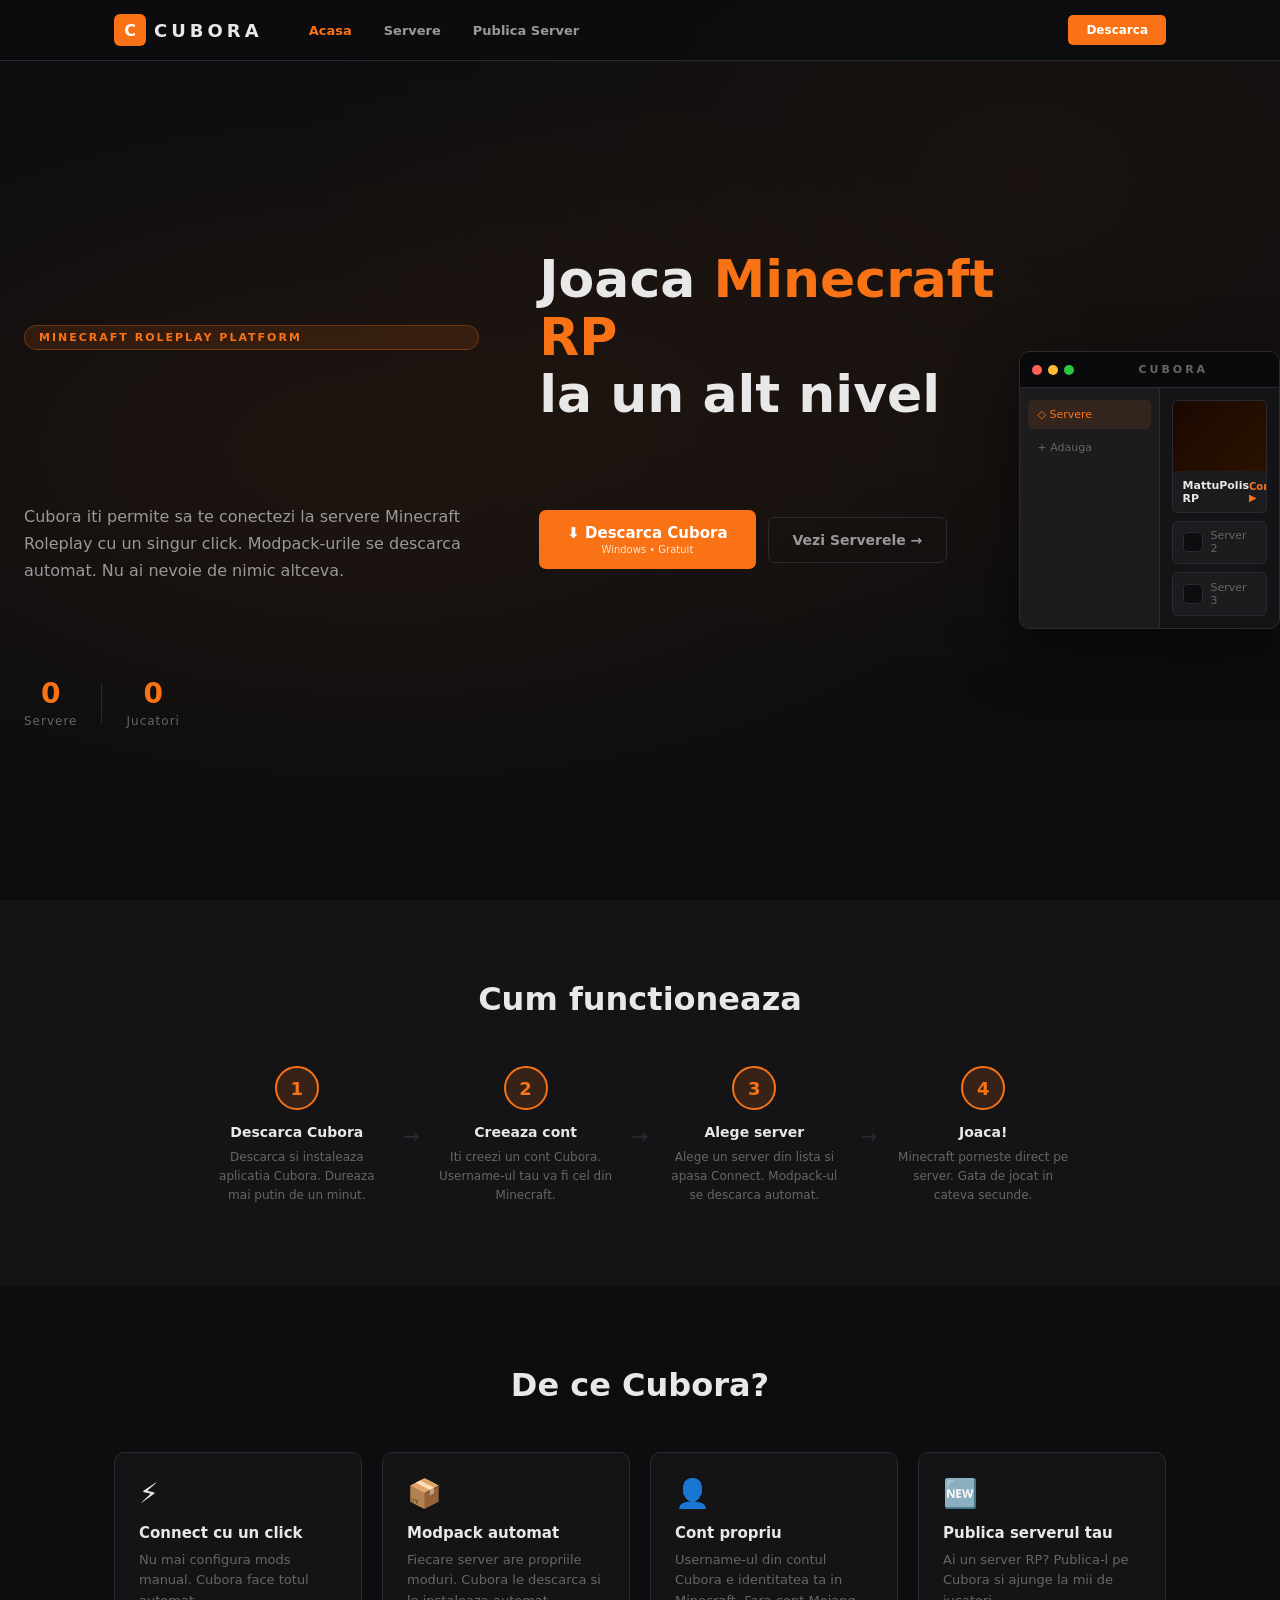
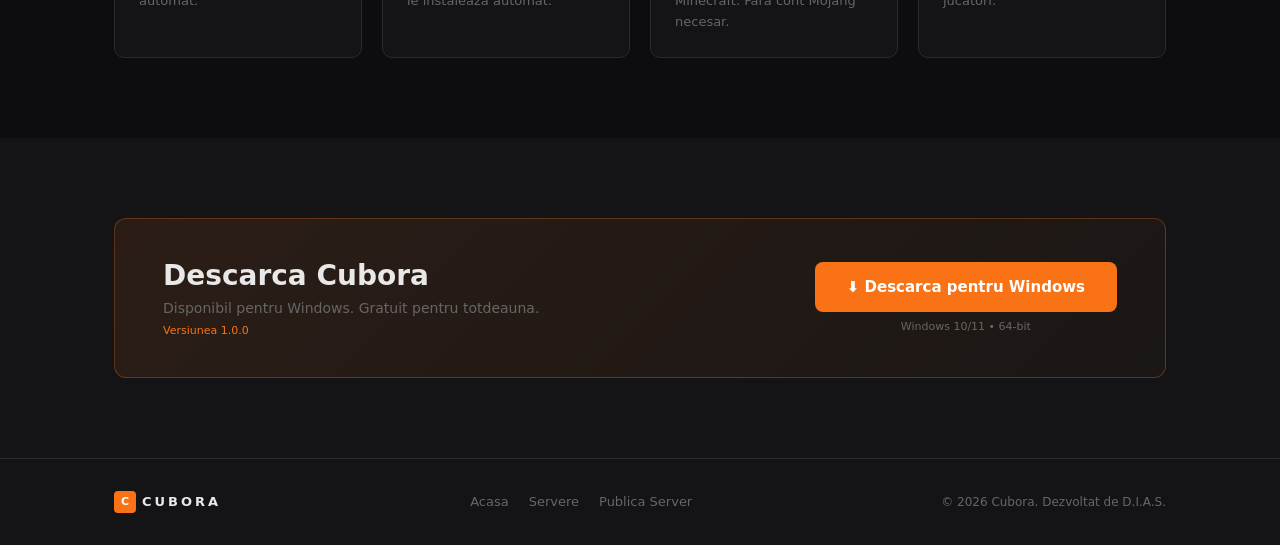
<file: index.html>
<!DOCTYPE html>
<html lang="ro">
<head>
    <meta charset="UTF-8">
    <meta name="viewport" content="width=device-width, initial-scale=1.0">
    <title>Cubora - Minecraft Roleplay Platform</title>
    <link rel="stylesheet" href="styles.css">
</head>
<body>

<!-- NAV -->
<nav class="nav">
    <div class="nav-inner">
        <div class="nav-logo">
            <div class="logo-mark">C</div>
            <span class="logo-text">CUBORA</span>
        </div>
        <div class="nav-links">
            <a href="index.html" class="active">Acasa</a>
            <a href="servers.html">Servere</a>
            <a href="publish.html">Publica Server</a>
        </div>
        <a href="#download" class="btn-download-nav">Descarca</a>
    </div>
</nav>

<!-- HERO -->
<section class="hero">
    <div class="hero-bg"></div>
    <div class="hero-content">
        <div class="hero-badge">MINECRAFT ROLEPLAY PLATFORM</div>
        <h1 class="hero-title">
            Joaca <span class="highlight">Minecraft RP</span><br>
            la un alt nivel
        </h1>
        <p class="hero-desc">
            Cubora iti permite sa te conectezi la servere Minecraft Roleplay cu un singur click.
            Modpack-urile se descarca automat. Nu ai nevoie de nimic altceva.
        </p>
        <div class="hero-actions">
            <a href="#download" class="btn-primary-big">
                &#11015; Descarca Cubora
                <span class="btn-sub">Windows • Gratuit</span>
            </a>
            <a href="servers.html" class="btn-secondary-big">
                Vezi Serverele &#8594;
            </a>
        </div>
        <div class="hero-stats">
            <div class="stat">
                <span class="stat-num" id="stat-servers">-</span>
                <span class="stat-label">Servere</span>
            </div>
            <div class="stat-divider"></div>
            <div class="stat">
                <span class="stat-num" id="stat-players">-</span>
                <span class="stat-label">Jucatori</span>
            </div>
        </div>
    </div>
    <div class="hero-image">
        <div class="app-preview">
            <div class="app-preview-bar">
                <span class="dot red"></span>
                <span class="dot yellow"></span>
                <span class="dot green"></span>
                <span class="preview-title">CUBORA</span>
            </div>
            <div class="app-preview-body">
                <div class="preview-sidebar">
                    <div class="preview-item active">&#9671; Servere</div>
                    <div class="preview-item">&#43; Adauga</div>
                </div>
                <div class="preview-content">
                    <div class="preview-card">
                        <div class="preview-banner"></div>
                        <div class="preview-info">
                            <div class="preview-name">MattuPolis RP</div>
                            <div class="preview-connect">Connect &#9654;</div>
                        </div>
                    </div>
                    <div class="preview-card sm">
                        <div class="preview-dot"></div>
                        <span>Server 2</span>
                    </div>
                    <div class="preview-card sm">
                        <div class="preview-dot"></div>
                        <span>Server 3</span>
                    </div>
                </div>
            </div>
        </div>
    </div>
</section>

<!-- HOW IT WORKS -->
<section class="section how">
    <div class="container">
        <h2 class="section-title">Cum functioneaza</h2>
        <div class="steps">
            <div class="step">
                <div class="step-num">1</div>
                <h3>Descarca Cubora</h3>
                <p>Descarca si instaleaza aplicatia Cubora. Dureaza mai putin de un minut.</p>
            </div>
            <div class="step-arrow">&#8594;</div>
            <div class="step">
                <div class="step-num">2</div>
                <h3>Creeaza cont</h3>
                <p>Iti creezi un cont Cubora. Username-ul tau va fi cel din Minecraft.</p>
            </div>
            <div class="step-arrow">&#8594;</div>
            <div class="step">
                <div class="step-num">3</div>
                <h3>Alege server</h3>
                <p>Alege un server din lista si apasa Connect. Modpack-ul se descarca automat.</p>
            </div>
            <div class="step-arrow">&#8594;</div>
            <div class="step">
                <div class="step-num">4</div>
                <h3>Joaca!</h3>
                <p>Minecraft porneste direct pe server. Gata de jocat in cateva secunde.</p>
            </div>
        </div>
    </div>
</section>

<!-- FEATURES -->
<section class="section features">
    <div class="container">
        <h2 class="section-title">De ce Cubora?</h2>
        <div class="features-grid">
            <div class="feature-card">
                <div class="feature-icon">&#9889;</div>
                <h3>Connect cu un click</h3>
                <p>Nu mai configura mods manual. Cubora face totul automat.</p>
            </div>
            <div class="feature-card">
                <div class="feature-icon">&#128230;</div>
                <h3>Modpack automat</h3>
                <p>Fiecare server are propriile moduri. Cubora le descarca si le instaleaza automat.</p>
            </div>
            <div class="feature-card">
                <div class="feature-icon">&#128100;</div>
                <h3>Cont propriu</h3>
                <p>Username-ul din contul Cubora e identitatea ta in Minecraft. Fara cont Mojang necesar.</p>
            </div>
            <div class="feature-card">
                <div class="feature-icon">&#127381;</div>
                <h3>Publica serverul tau</h3>
                <p>Ai un server RP? Publica-l pe Cubora si ajunge la mii de jucatori.</p>
            </div>
        </div>
    </div>
</section>

<!-- DOWNLOAD -->
<section class="section download" id="download">
    <div class="container">
        <div class="download-box">
            <div class="download-left">
                <h2>Descarca Cubora</h2>
                <p>Disponibil pentru Windows. Gratuit pentru totdeauna.</p>
                <div class="download-version" id="dl-version">Versiunea 1.0.0</div>
            </div>
            <div class="download-right">
                <a href="#" class="btn-download-big" id="dl-btn" onclick="downloadApp(event)">
                    &#11015; Descarca pentru Windows
                </a>
                <p class="dl-note">Windows 10/11 • 64-bit</p>
            </div>
        </div>
    </div>
</section>

<!-- FOOTER -->
<footer class="footer">
    <div class="container">
        <div class="footer-inner">
            <div class="footer-logo">
                <div class="logo-mark sm">C</div>
                <span class="logo-text sm">CUBORA</span>
            </div>
            <div class="footer-links">
                <a href="index.html">Acasa</a>
                <a href="servers.html">Servere</a>
                <a href="publish.html">Publica Server</a>
            </div>
            <div class="footer-note">
                &copy; 2026 Cubora. Dezvoltat de D.I.A.S.
            </div>
        </div>
    </div>
</footer>

<script>
// Incarca statistici
fetch('https://raw.githubusercontent.com/diasromania/Cubora/main/servers.json')
    .then(r => r.json())
    .then(servers => {
        document.getElementById('stat-servers').textContent = servers.length;
        document.getElementById('stat-players').textContent =
            servers.reduce((a, s) => a + (s.players || 0), 0);
    }).catch(() => {
        document.getElementById('stat-servers').textContent = '0';
        document.getElementById('stat-players').textContent = '0';
    });

function downloadApp(e) {
    e.preventDefault();
    // Va fi inlocuit cu link-ul real al release-ului
    alert('Download-ul va fi disponibil in curand!');
}
</script>
</body>
</html>
</file>
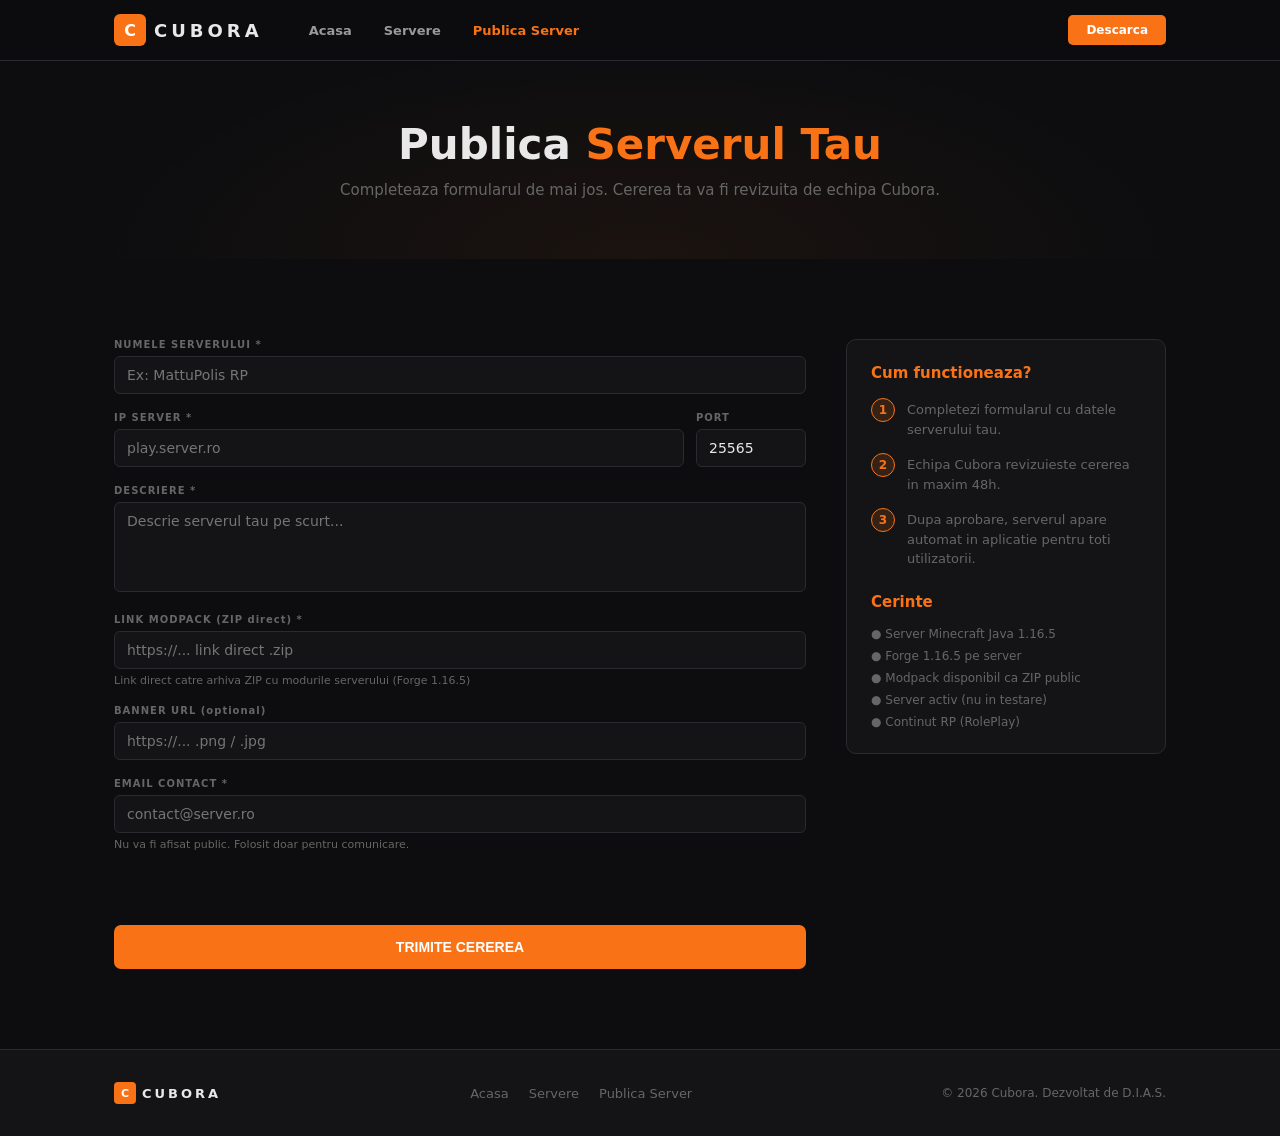
<file: publish.html>
<!DOCTYPE html>
<html lang="ro">
<head>
    <meta charset="UTF-8">
    <meta name="viewport" content="width=device-width, initial-scale=1.0">
    <title>Publica Server - Cubora</title>
    <link rel="stylesheet" href="styles.css">
</head>
<body>

<nav class="nav">
    <div class="nav-inner">
        <div class="nav-logo">
            <div class="logo-mark">C</div>
            <span class="logo-text">CUBORA</span>
        </div>
        <div class="nav-links">
            <a href="index.html">Acasa</a>
            <a href="servers.html">Servere</a>
            <a href="publish.html" class="active">Publica Server</a>
        </div>
        <a href="index.html#download" class="btn-download-nav">Descarca</a>
    </div>
</nav>

<div class="page-hero small">
    <div class="container">
        <h1>Publica <span class="highlight">Serverul Tau</span></h1>
        <p>Completeaza formularul de mai jos. Cererea ta va fi revizuita de echipa Cubora.</p>
    </div>
</div>

<section class="section">
    <div class="container">
        <div class="publish-layout">
            <div class="publish-form-wrap">
                <div class="publish-form" id="form-wrap">
                    <div class="field">
                        <label>NUMELE SERVERULUI *</label>
                        <input type="text" id="f-name" placeholder="Ex: MattuPolis RP">
                    </div>
                    <div class="field-row">
                        <div class="field">
                            <label>IP SERVER *</label>
                            <input type="text" id="f-ip" placeholder="play.server.ro">
                        </div>
                        <div class="field" style="max-width:120px">
                            <label>PORT</label>
                            <input type="number" id="f-port" value="25565">
                        </div>
                    </div>
                    <div class="field">
                        <label>DESCRIERE *</label>
                        <textarea id="f-desc" placeholder="Descrie serverul tau pe scurt..."></textarea>
                    </div>
                    <div class="field">
                        <label>LINK MODPACK (ZIP direct) *</label>
                        <input type="text" id="f-modpack" placeholder="https://... link direct .zip">
                        <span class="field-hint">Link direct catre arhiva ZIP cu modurile serverului (Forge 1.16.5)</span>
                    </div>
                    <div class="field">
                        <label>BANNER URL (optional)</label>
                        <input type="text" id="f-banner" placeholder="https://... .png / .jpg">
                    </div>
                    <div class="field">
                        <label>EMAIL CONTACT *</label>
                        <input type="email" id="f-email" placeholder="contact@server.ro">
                        <span class="field-hint">Nu va fi afisat public. Folosit doar pentru comunicare.</span>
                    </div>
                    <div id="f-err" class="msg-err"></div>
                    <div id="f-ok" class="msg-ok"></div>
                    <button class="btn-primary-big w100" onclick="submitForm()">TRIMITE CEREREA</button>
                </div>
            </div>

            <div class="publish-info">
                <h3>Cum functioneaza?</h3>
                <div class="info-step">
                    <div class="info-num">1</div>
                    <p>Completezi formularul cu datele serverului tau.</p>
                </div>
                <div class="info-step">
                    <div class="info-num">2</div>
                    <p>Echipa Cubora revizuieste cererea in maxim 48h.</p>
                </div>
                <div class="info-step">
                    <div class="info-num">3</div>
                    <p>Dupa aprobare, serverul apare automat in aplicatie pentru toti utilizatorii.</p>
                </div>

                <h3 style="margin-top:24px">Cerinte</h3>
                <ul class="req-list">
                    <li>&#9679; Server Minecraft Java 1.16.5</li>
                    <li>&#9679; Forge 1.16.5 pe server</li>
                    <li>&#9679; Modpack disponibil ca ZIP public</li>
                    <li>&#9679; Server activ (nu in testare)</li>
                    <li>&#9679; Continut RP (RolePlay)</li>
                </ul>
            </div>
        </div>
    </div>
</section>

<footer class="footer">
    <div class="container">
        <div class="footer-inner">
            <div class="footer-logo">
                <div class="logo-mark sm">C</div>
                <span class="logo-text sm">CUBORA</span>
            </div>
            <div class="footer-links">
                <a href="index.html">Acasa</a>
                <a href="servers.html">Servere</a>
                <a href="publish.html">Publica Server</a>
            </div>
            <div class="footer-note">&copy; 2026 Cubora. Dezvoltat de D.I.A.S.</div>
        </div>
    </div>
</footer>

<script>
async function submitForm() {
    const name    = document.getElementById('f-name').value.trim();
    const ip      = document.getElementById('f-ip').value.trim();
    const port    = document.getElementById('f-port').value || '25565';
    const desc    = document.getElementById('f-desc').value.trim();
    const modpack = document.getElementById('f-modpack').value.trim();
    const banner  = document.getElementById('f-banner').value.trim();
    const email   = document.getElementById('f-email').value.trim();
    const err = document.getElementById('f-err');
    const ok  = document.getElementById('f-ok');

    err.textContent = ''; ok.textContent = '';

    if (!name || !ip || !desc || !modpack || !email) {
        err.textContent = 'Completeaza toate campurile obligatorii (*)';
        return;
    }

    const btn = document.querySelector('.btn-primary-big');
    btn.textContent = 'SE TRIMITE...';
    btn.disabled = true;

    try {
        // Trimite catre un Google Form sau webhook
        // Datele ajung la owner prin email automat
        const formData = new FormData();
        const FORM_ID = 'YOUR_GOOGLE_FORM_ID'; // de inlocuit cu Form ID real
        formData.append('entry.NAME', name);
        formData.append('entry.IP', ip + ':' + port);
        formData.append('entry.DESC', desc);
        formData.append('entry.MODPACK', modpack);
        formData.append('entry.BANNER', banner);
        formData.append('entry.EMAIL', email);

        // Fallback: deschide email direct
        const subject = encodeURIComponent(`[Cubora] Cerere server: ${name}`);
        const body = encodeURIComponent(
            `Nume: ${name}\nIP: ${ip}:${port}\nDescriere: ${desc}\nModpack: ${modpack}\nBanner: ${banner}\nEmail: ${email}`
        );
        window.location.href = `mailto:dias.contact.ro@gmail.com?subject=${subject}&body=${body}`;
        
        ok.textContent = 'Se deschide clientul de email. Trimite mesajul pentru a finaliza cererea.';
    } catch(e) {
        err.textContent = 'Eroare: ' + e.message;
    }

    btn.textContent = 'TRIMITE CEREREA';
    btn.disabled = false;
}
</script>
</body>
</html>
</file>
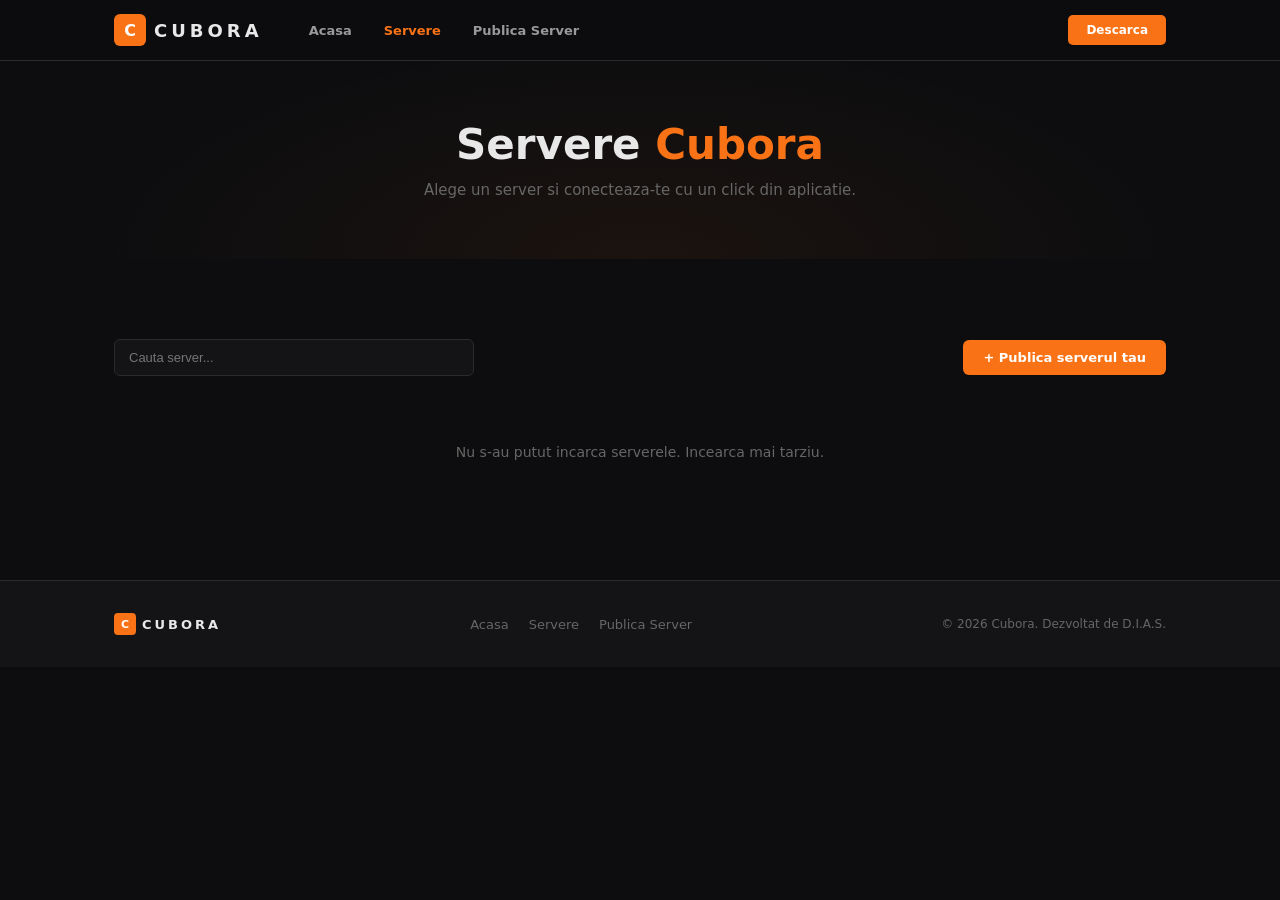
<file: servers.html>
<!DOCTYPE html>
<html lang="ro">
<head>
    <meta charset="UTF-8">
    <meta name="viewport" content="width=device-width, initial-scale=1.0">
    <title>Servere - Cubora</title>
    <link rel="stylesheet" href="styles.css">
</head>
<body>

<nav class="nav">
    <div class="nav-inner">
        <div class="nav-logo">
            <div class="logo-mark">C</div>
            <span class="logo-text">CUBORA</span>
        </div>
        <div class="nav-links">
            <a href="index.html">Acasa</a>
            <a href="servers.html" class="active">Servere</a>
            <a href="publish.html">Publica Server</a>
        </div>
        <a href="index.html#download" class="btn-download-nav">Descarca</a>
    </div>
</nav>

<div class="page-hero small">
    <div class="container">
        <h1>Servere <span class="highlight">Cubora</span></h1>
        <p>Alege un server si conecteaza-te cu un click din aplicatie.</p>
    </div>
</div>

<section class="section">
    <div class="container">
        <div class="servers-bar">
            <input type="text" id="search" placeholder="Cauta server..." class="search-input" oninput="filterServers()">
            <a href="publish.html" class="btn-primary">+ Publica serverul tau</a>
        </div>
        <div class="servers-grid" id="servers-grid">
            <div class="loading-msg">Se incarca serverele...</div>
        </div>
    </div>
</section>

<footer class="footer">
    <div class="container">
        <div class="footer-inner">
            <div class="footer-logo">
                <div class="logo-mark sm">C</div>
                <span class="logo-text sm">CUBORA</span>
            </div>
            <div class="footer-links">
                <a href="index.html">Acasa</a>
                <a href="servers.html">Servere</a>
                <a href="publish.html">Publica Server</a>
            </div>
            <div class="footer-note">&copy; 2026 Cubora. Dezvoltat de D.I.A.S.</div>
        </div>
    </div>
</footer>

<script>
let allServers = [];

fetch('https://raw.githubusercontent.com/diasromania/Cubora/main/servers.json?t=' + Date.now())
    .then(r => r.json())
    .then(servers => {
        allServers = servers;
        renderServers(servers);
    })
    .catch(() => {
        document.getElementById('servers-grid').innerHTML =
            '<div class="loading-msg">Nu s-au putut incarca serverele. Incearca mai tarziu.</div>';
    });

function renderServers(servers) {
    const grid = document.getElementById('servers-grid');
    if (servers.length === 0) {
        grid.innerHTML = '<div class="loading-msg">Niciun server gasit. <a href="publish.html">Fii primul!</a></div>';
        return;
    }
    grid.innerHTML = servers.map(s => `
        <div class="sv-card">
            <div class="sv-banner">
                ${s.banner ? `<img src="${s.banner}" alt="${s.name}" onerror="this.parentElement.innerHTML='&#9671;'">` : '&#9671;'}
            </div>
            <div class="sv-body">
                <div class="sv-name">${esc(s.name)}</div>
                <div class="sv-desc">${esc(s.description || 'Nicio descriere.')}</div>
                <div class="sv-foot">
                    <span class="sv-ip">${esc(s.ip)}:${s.port || 25565}</span>
                    <span class="sv-players">&#9679; ${s.players || 0} online</span>
                </div>
                <div class="sv-actions">
                    <span class="sv-tag">Forge 1.16.5</span>
                    <span class="sv-tag">RP</span>
                </div>
            </div>
        </div>
    `).join('');
}

function filterServers() {
    const q = document.getElementById('search').value.toLowerCase();
    renderServers(allServers.filter(s =>
        s.name.toLowerCase().includes(q) ||
        (s.description||'').toLowerCase().includes(q)
    ));
}

function esc(s) {
    return String(s||'').replace(/&/g,'&amp;').replace(/</g,'&lt;').replace(/>/g,'&gt;');
}
</script>
</body>
</html>
</file>
<file: styles.css>
* { margin: 0; padding: 0; box-sizing: border-box; }

:root {
    --orange: #f97316;
    --orange-dark: #c2410c;
    --bg: #0d0d0f;
    --bg2: #141416;
    --bg3: #1c1c1f;
    --border: #2a2a30;
    --text: #e8e8e8;
    --text-dim: #666;
    --text-mid: #999;
}

body { font-family: 'Segoe UI', system-ui, sans-serif; background: var(--bg); color: var(--text); }
a { text-decoration: none; color: inherit; }

.container { max-width: 1100px; margin: 0 auto; padding: 0 24px; }

/* ===== NAV ===== */
.nav {
    position: fixed; top: 0; left: 0; right: 0; z-index: 100;
    background: rgba(13,13,15,0.95);
    border-bottom: 1px solid var(--border);
    backdrop-filter: blur(10px);
}
.nav-inner {
    max-width: 1100px; margin: 0 auto; padding: 0 24px;
    height: 60px; display: flex; align-items: center; gap: 32px;
}
.nav-logo { display: flex; align-items: center; gap: 8px; }
.logo-mark {
    width: 32px; height: 32px; background: var(--orange); border-radius: 6px;
    display: flex; align-items: center; justify-content: center;
    font-weight: 900; font-size: 16px; color: #fff; flex-shrink: 0;
}
.logo-mark.sm { width: 22px; height: 22px; font-size: 11px; border-radius: 4px; }
.logo-text { font-weight: 900; font-size: 18px; letter-spacing: 4px; }
.logo-text.sm { font-size: 13px; letter-spacing: 3px; }
.nav-links { display: flex; gap: 4px; flex: 1; }
.nav-links a {
    padding: 6px 14px; border-radius: 5px; font-size: 13px; font-weight: 600;
    color: var(--text-mid); transition: .15s;
}
.nav-links a:hover { color: var(--text); background: var(--bg3); }
.nav-links a.active { color: var(--orange); }
.btn-download-nav {
    padding: 8px 18px; background: var(--orange); border-radius: 5px;
    font-size: 12px; font-weight: 700; color: #fff; transition: .15s; white-space: nowrap;
}
.btn-download-nav:hover { background: var(--orange-dark); }

/* ===== HERO ===== */
.hero {
    min-height: 100vh;
    display: flex; align-items: center;
    padding-top: 80px;
    position: relative;
    overflow: hidden;
}
.hero-bg {
    position: absolute; inset: 0;
    background: radial-gradient(ellipse at 30% 50%, rgba(249,115,22,.08) 0%, transparent 60%),
                radial-gradient(ellipse at 80% 20%, rgba(249,115,22,.05) 0%, transparent 50%);
}
.hero-content {
    position: relative; z-index: 1;
    max-width: 1100px; margin: 0 auto; padding: 60px 24px;
    display: grid; grid-template-columns: 1fr 1fr; gap: 60px; align-items: center;
    width: 100%;
}
.hero-badge {
    display: inline-block; padding: 5px 14px;
    background: rgba(249,115,22,.12); border: 1px solid rgba(249,115,22,.3);
    border-radius: 20px; font-size: 11px; font-weight: 700;
    letter-spacing: 2px; color: var(--orange); margin-bottom: 20px;
}
.hero-title {
    font-size: 52px; font-weight: 900; line-height: 1.1;
    margin-bottom: 20px;
}
.highlight { color: var(--orange); }
.hero-desc { font-size: 16px; color: var(--text-mid); line-height: 1.7; margin-bottom: 32px; max-width: 460px; }
.hero-actions { display: flex; gap: 12px; align-items: center; margin-bottom: 40px; flex-wrap: wrap; }
.btn-primary-big {
    display: inline-flex; flex-direction: column; align-items: center;
    padding: 14px 28px; background: var(--orange); border-radius: 7px;
    color: #fff; font-size: 15px; font-weight: 700; transition: .2s;
    border: none; cursor: pointer; text-decoration: none;
}
.btn-primary-big:hover { background: var(--orange-dark); transform: translateY(-1px); }
.btn-primary-big.w100 { width: 100%; flex-direction: row; justify-content: center; font-size: 14px; }
.btn-sub { font-size: 10px; font-weight: 400; opacity: 0.8; margin-top: 2px; }
.btn-secondary-big {
    padding: 14px 24px; border: 1px solid var(--border); border-radius: 7px;
    color: var(--text-mid); font-size: 14px; font-weight: 600; transition: .2s;
}
.btn-secondary-big:hover { border-color: var(--orange); color: var(--orange); }

.hero-stats { display: flex; align-items: center; gap: 24px; }
.stat { text-align: center; }
.stat-num { display: block; font-size: 28px; font-weight: 900; color: var(--orange); }
.stat-label { font-size: 12px; color: var(--text-dim); letter-spacing: 1px; }
.stat-divider { width: 1px; height: 40px; background: var(--border); }

/* APP PREVIEW */
.hero-image { position: relative; z-index: 1; }
.app-preview {
    background: var(--bg2); border: 1px solid var(--border);
    border-radius: 10px; overflow: hidden;
    box-shadow: 0 20px 60px rgba(0,0,0,.5);
}
.app-preview-bar {
    height: 36px; background: #0a0a0c;
    border-bottom: 1px solid var(--border);
    display: flex; align-items: center; padding: 0 12px; gap: 6px;
}
.dot { width: 10px; height: 10px; border-radius: 50%; }
.dot.red { background: #ff5f57; }
.dot.yellow { background: #febc2e; }
.dot.green { background: #28c840; }
.preview-title { flex: 1; text-align: center; font-size: 11px; font-weight: 700; letter-spacing: 3px; color: var(--text-dim); }
.app-preview-body { display: grid; grid-template-columns: 140px 1fr; height: 240px; }
.preview-sidebar { background: var(--bg3); border-right: 1px solid var(--border); padding: 12px 8px; display: flex; flex-direction: column; gap: 4px; }
.preview-item { padding: 8px 10px; border-radius: 5px; font-size: 11px; color: var(--text-dim); cursor: pointer; }
.preview-item.active { background: rgba(249,115,22,.1); color: var(--orange); }
.preview-content { padding: 12px; display: flex; flex-direction: column; gap: 8px; overflow: hidden; }
.preview-card { background: var(--bg3); border: 1px solid var(--border); border-radius: 6px; overflow: hidden; }
.preview-banner { height: 70px; background: linear-gradient(135deg, #1a0800, #2a1200); }
.preview-info { padding: 8px 10px; display: flex; justify-content: space-between; align-items: center; }
.preview-name { font-size: 11px; font-weight: 700; }
.preview-connect { font-size: 10px; color: var(--orange); font-weight: 700; }
.preview-card.sm { display: flex; align-items: center; gap: 8px; padding: 8px 10px; height: auto; }
.preview-dot { width: 20px; height: 20px; background: var(--bg); border-radius: 4px; border: 1px solid var(--border); flex-shrink: 0; display: flex; align-items: center; justify-content: center; color: var(--orange); font-size: 12px; }
.preview-card.sm span { font-size: 11px; color: var(--text-dim); }

/* ===== SECTIONS ===== */
.section { padding: 80px 0; }
.section-title { font-size: 32px; font-weight: 900; text-align: center; margin-bottom: 48px; }

/* HOW IT WORKS */
.how { background: var(--bg2); }
.steps { display: flex; align-items: center; gap: 16px; justify-content: center; flex-wrap: wrap; }
.step { text-align: center; max-width: 180px; }
.step-num {
    width: 44px; height: 44px; border-radius: 50%;
    background: rgba(249,115,22,.15); border: 2px solid var(--orange);
    display: flex; align-items: center; justify-content: center;
    font-size: 18px; font-weight: 900; color: var(--orange);
    margin: 0 auto 14px;
}
.step h3 { font-size: 14px; font-weight: 700; margin-bottom: 8px; }
.step p { font-size: 12px; color: var(--text-dim); line-height: 1.6; }
.step-arrow { font-size: 20px; color: var(--border); }

/* FEATURES */
.features-grid { display: grid; grid-template-columns: repeat(auto-fit, minmax(230px, 1fr)); gap: 20px; }
.feature-card {
    background: var(--bg2); border: 1px solid var(--border);
    border-radius: 10px; padding: 24px;
    transition: .2s;
}
.feature-card:hover { border-color: var(--orange); transform: translateY(-2px); }
.feature-icon { font-size: 28px; margin-bottom: 14px; }
.feature-card h3 { font-size: 15px; font-weight: 700; margin-bottom: 8px; }
.feature-card p { font-size: 13px; color: var(--text-dim); line-height: 1.6; }

/* DOWNLOAD */
.download { background: var(--bg2); }
.download-box {
    background: linear-gradient(135deg, rgba(249,115,22,.1), rgba(249,115,22,.03));
    border: 1px solid rgba(249,115,22,.3);
    border-radius: 12px; padding: 40px 48px;
    display: flex; align-items: center; justify-content: space-between; gap: 40px;
}
.download-left h2 { font-size: 28px; font-weight: 900; margin-bottom: 8px; }
.download-left p { color: var(--text-dim); font-size: 14px; margin-bottom: 8px; }
.download-version { font-size: 11px; color: var(--orange); }
.btn-download-big {
    display: inline-block; padding: 16px 32px;
    background: var(--orange); border-radius: 8px;
    color: #fff; font-size: 15px; font-weight: 700;
    transition: .2s; white-space: nowrap;
}
.btn-download-big:hover { background: var(--orange-dark); transform: translateY(-1px); }
.dl-note { font-size: 11px; color: var(--text-dim); margin-top: 8px; text-align: center; }

/* PAGE HERO SMALL */
.page-hero {
    padding: 120px 0 60px;
    text-align: center;
    background: radial-gradient(ellipse at 50% 100%, rgba(249,115,22,.06) 0%, transparent 60%);
}
.page-hero h1 { font-size: 42px; font-weight: 900; margin-bottom: 12px; }
.page-hero p { font-size: 15px; color: var(--text-dim); }

/* SERVERS PAGE */
.servers-bar {
    display: flex; align-items: center; justify-content: space-between;
    margin-bottom: 28px; gap: 16px;
}
.search-input {
    flex: 1; max-width: 360px; padding: 10px 14px;
    background: var(--bg2); border: 1px solid var(--border);
    border-radius: 6px; color: var(--text); font-size: 13px; outline: none;
    transition: .15s;
}
.search-input:focus { border-color: var(--orange); }
.btn-primary {
    padding: 10px 20px; background: var(--orange); border-radius: 6px;
    color: #fff; font-size: 13px; font-weight: 700; transition: .15s; white-space: nowrap;
}
.btn-primary:hover { background: var(--orange-dark); }

.servers-grid {
    display: grid; grid-template-columns: repeat(auto-fill, minmax(280px,1fr));
    gap: 16px;
}
.sv-card {
    background: var(--bg2); border: 1px solid var(--border);
    border-radius: 10px; overflow: hidden; transition: .2s;
}
.sv-card:hover { border-color: var(--orange); transform: translateY(-2px); box-shadow: 0 8px 24px rgba(249,115,22,.1); }
.sv-banner { height: 110px; background: linear-gradient(135deg,#1a0800,#2a1200); display: flex; align-items: center; justify-content: center; font-size: 32px; color: var(--orange); overflow: hidden; }
.sv-banner img { width:100%; height:100%; object-fit:cover; }
.sv-body { padding: 14px; }
.sv-name { font-size: 15px; font-weight: 700; margin-bottom: 6px; white-space: nowrap; overflow: hidden; text-overflow: ellipsis; }
.sv-desc { font-size: 12px; color: var(--text-dim); margin-bottom: 10px; display: -webkit-box; -webkit-line-clamp: 2; -webkit-box-orient: vertical; overflow: hidden; }
.sv-foot { display: flex; justify-content: space-between; align-items: center; margin-bottom: 8px; }
.sv-ip { font-size: 11px; color: var(--orange); font-family: monospace; }
.sv-players { font-size: 11px; color: #4ade80; }
.sv-actions { display: flex; gap: 6px; }
.sv-tag { padding: 2px 8px; background: var(--bg3); border: 1px solid var(--border); border-radius: 20px; font-size: 10px; color: var(--text-dim); }

/* PUBLISH PAGE */
.publish-layout { display: grid; grid-template-columns: 1fr 320px; gap: 40px; align-items: start; }
.publish-form-wrap { }
.publish-form { display: flex; flex-direction: column; gap: 0; }
.field { margin-bottom: 18px; }
.field label { display: block; font-size: 10px; font-weight: 700; letter-spacing: 1px; color: var(--text-dim); margin-bottom: 6px; }
.field input, .field textarea {
    width: 100%; background: var(--bg2); border: 1px solid var(--border);
    border-radius: 6px; padding: 10px 12px; color: var(--text); font-size: 14px;
    outline: none; transition: .15s; font-family: inherit;
}
.field input:focus, .field textarea:focus { border-color: var(--orange); }
.field textarea { height: 90px; resize: none; }
.field-hint { display: block; font-size: 11px; color: var(--text-dim); margin-top: 5px; }
.field-row { display: grid; grid-template-columns: 1fr 110px; gap: 12px; }
.msg-err { color: #f87171; font-size: 13px; margin-bottom: 12px; min-height: 16px; }
.msg-ok { color: #4ade80; font-size: 13px; margin-bottom: 12px; min-height: 16px; }

.publish-info { background: var(--bg2); border: 1px solid var(--border); border-radius: 10px; padding: 24px; }
.publish-info h3 { font-size: 15px; font-weight: 700; margin-bottom: 16px; color: var(--orange); }
.info-step { display: flex; align-items: flex-start; gap: 12px; margin-bottom: 14px; }
.info-num { width: 24px; height: 24px; border-radius: 50%; background: rgba(249,115,22,.15); border: 1px solid var(--orange); display: flex; align-items: center; justify-content: center; font-size: 12px; font-weight: 700; color: var(--orange); flex-shrink: 0; }
.info-step p { font-size: 13px; color: var(--text-dim); line-height: 1.5; margin-top: 2px; }
.req-list { list-style: none; display: flex; flex-direction: column; gap: 8px; }
.req-list li { font-size: 12px; color: var(--text-dim); }

/* FOOTER */
.footer { background: var(--bg2); border-top: 1px solid var(--border); padding: 32px 0; }
.footer-inner { display: flex; align-items: center; justify-content: space-between; flex-wrap: wrap; gap: 16px; }
.footer-logo { display: flex; align-items: center; gap: 6px; }
.footer-links { display: flex; gap: 20px; }
.footer-links a { font-size: 13px; color: var(--text-dim); transition: .15s; }
.footer-links a:hover { color: var(--orange); }
.footer-note { font-size: 12px; color: var(--text-dim); }

.loading-msg { color: var(--text-dim); font-size: 14px; padding: 40px 0; text-align: center; grid-column: 1 / -1; }
.loading-msg a { color: var(--orange); }

@media (max-width: 768px) {
    .hero-content { grid-template-columns: 1fr; }
    .hero-image { display: none; }
    .hero-title { font-size: 36px; }
    .download-box { flex-direction: column; text-align: center; padding: 32px 24px; }
    .publish-layout { grid-template-columns: 1fr; }
    .steps { flex-direction: column; }
    .step-arrow { transform: rotate(90deg); }
}
</file>
